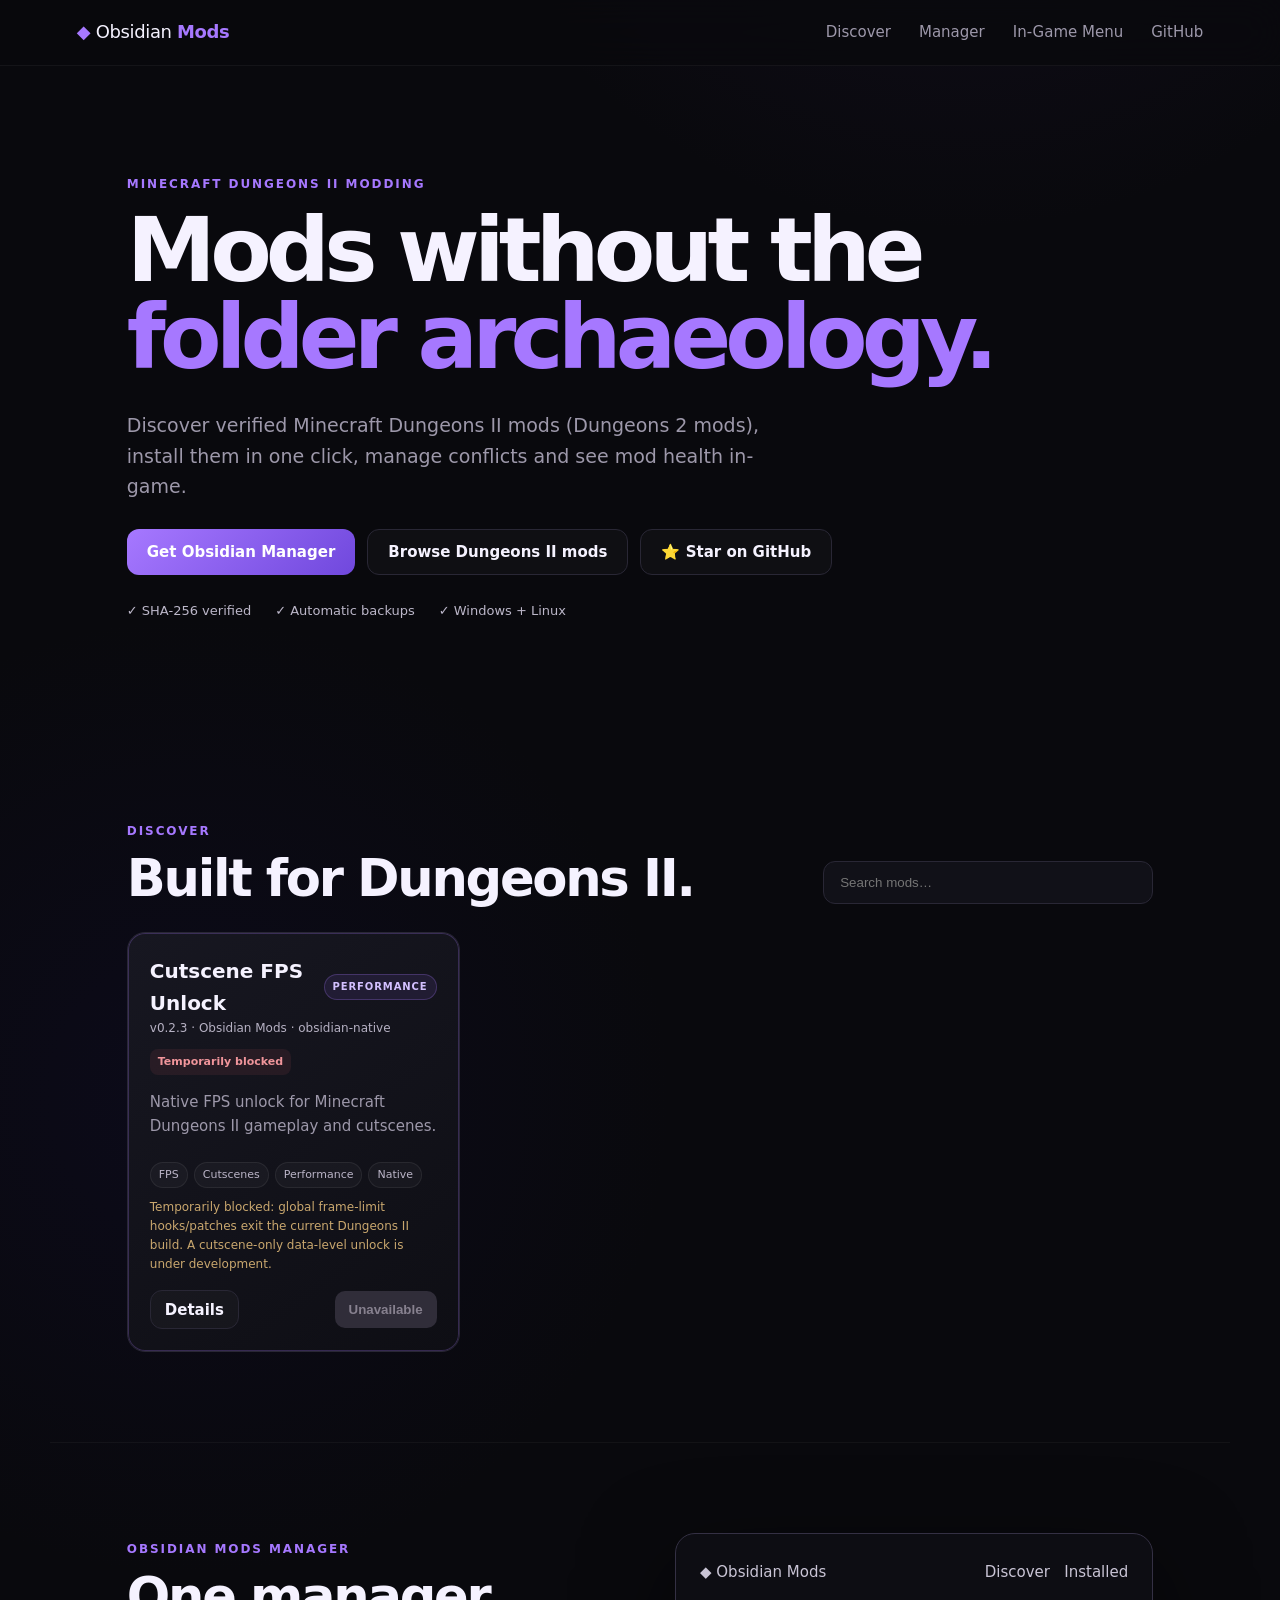
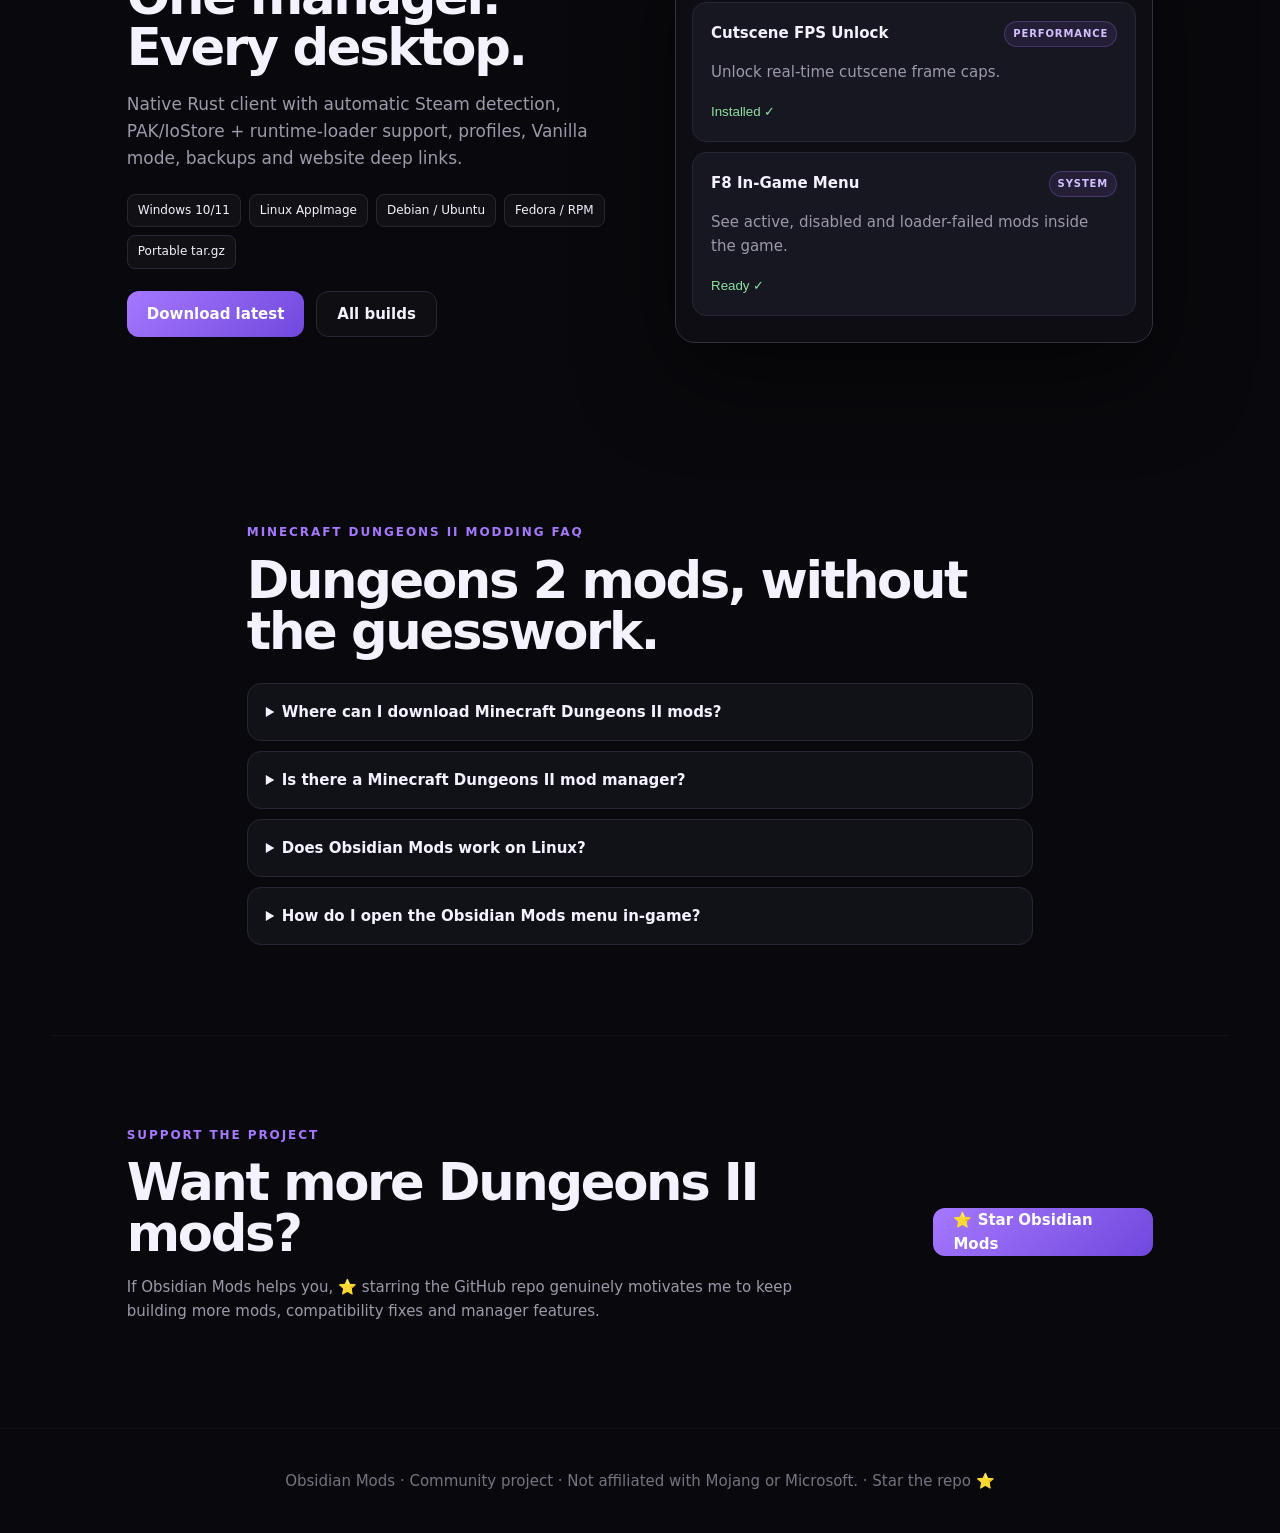
<file: docs/index.html>
<!doctype html>
<html lang="en">
<head>
  <meta charset="utf-8">
  <meta name="viewport" content="width=device-width,initial-scale=1">
  <meta name="description" content="Download and manage Minecraft Dungeons II (Dungeons 2) mods with Obsidian Mods — one-click installs, Windows/Linux manager, native F8 menu and verified builds.">
  <meta name="robots" content="index,follow,max-image-preview:large">
  <meta name="theme-color" content="#09090d">
  <link rel="canonical" href="https://mixutin.github.io/ObsidianMods/">
  <meta property="og:type" content="website">
  <meta property="og:site_name" content="Obsidian Mods">
  <meta property="og:title" content="Minecraft Dungeons II Mods & Mod Manager | Obsidian Mods">
  <meta property="og:description" content="Discover, install and manage Minecraft Dungeons II mods on Windows and Linux.">
  <meta property="og:url" content="https://mixutin.github.io/ObsidianMods/">
  <meta name="twitter:card" content="summary_large_image">
  <title>Minecraft Dungeons II Mods & Mod Manager | Obsidian Mods</title>
  <link rel="stylesheet" href="styles.css">
  <script type="application/ld+json">
  {
    "@context":"https://schema.org",
    "@graph":[
      {
        "@type":"WebSite",
        "name":"Obsidian Mods",
        "url":"https://mixutin.github.io/ObsidianMods/",
        "description":"Minecraft Dungeons II mods, mod manager and native in-game mod menu."
      },
      {
        "@type":"SoftwareApplication",
        "name":"Obsidian Mods Manager",
        "applicationCategory":"GameApplication",
        "operatingSystem":"Windows, Linux",
        "url":"https://mixutin.github.io/ObsidianMods/manager.html",
        "downloadUrl":"https://github.com/mixutin/ObsidianMods/releases/latest",
        "description":"Cross-platform Minecraft Dungeons II mod manager with one-click installs, profiles, backups and native mod support."
      },
      {
        "@type":"FAQPage",
        "mainEntity":[
          {"@type":"Question","name":"Where can I download Minecraft Dungeons II mods?","acceptedAnswer":{"@type":"Answer","text":"Use the Obsidian Mods Discover directory to browse verified Minecraft Dungeons II mod builds and install supported mods with one click."}},
          {"@type":"Question","name":"Is there a Minecraft Dungeons II mod manager?","acceptedAnswer":{"@type":"Answer","text":"Yes. Obsidian Mods Manager supports Windows and Linux, native Obsidian plugins, PAK and IoStore packages, and UE4SS-compatible mods."}},
          {"@type":"Question","name":"Does Obsidian Mods work on Linux?","acceptedAnswer":{"@type":"Answer","text":"Yes. Obsidian Mods Manager supports Linux and Minecraft Dungeons II running through Proton, alongside Windows."}},
          {"@type":"Question","name":"How do I open the Obsidian Mods menu in-game?","acceptedAnswer":{"@type":"Answer","text":"Press F8. Obsidian Native Runtime renders the menu directly inside Minecraft Dungeons II."}}
        ]
      }
    ]
  }
  </script>
</head>
<body>
  <header class="nav">
    <a class="brand" href="#"><span class="gem">◆</span> Obsidian <b>Mods</b></a>
    <nav>
      <a href="discover.html">Discover</a>
      <a href="manager.html">Manager</a>
      <a href="overlay.html">In-Game Menu</a>
      <a href="https://github.com/mixutin/ObsidianMods">GitHub</a>
    </nav>
  </header>

  <main>
    <section class="hero">
      <div class="eyebrow">MINECRAFT DUNGEONS II MODDING</div>
      <h1>Mods without the<br><span>folder archaeology.</span></h1>
      <p>Discover verified Minecraft Dungeons II mods (Dungeons 2 mods), install them in one click, manage conflicts and see mod health in-game.</p>
      <div class="actions">
        <a class="primary" href="manager.html">Get Obsidian Manager</a>
        <a class="secondary" href="discover.html">Browse Dungeons II mods</a>
        <a class="secondary" href="https://github.com/mixutin/ObsidianMods">⭐ Star on GitHub</a>
      </div>
      <div class="trust">
        <span>✓ SHA-256 verified</span>
        <span>✓ Automatic backups</span>
        <span>✓ Windows + Linux</span>
      </div>
    </section>

    <section class="section" id="discover">
      <div class="section-head">
        <div>
          <div class="eyebrow">DISCOVER</div>
          <h2>Built for Dungeons II.</h2>
        </div>
        <input id="search" type="search" placeholder="Search mods…">
      </div>
      <div id="mods" class="grid"></div>
      <div id="empty" class="empty" hidden>No matching mods.</div>
    </section>

    <section class="section manager" id="manager">
      <div class="manager-copy">
        <div class="eyebrow">OBSIDIAN MODS MANAGER</div>
        <h2>One manager. Every desktop.</h2>
        <p>Native Rust client with automatic Steam detection, PAK/IoStore + runtime-loader support, profiles, Vanilla mode, backups and website deep links.</p>
        <div class="platforms">
          <span>Windows 10/11</span>
          <span>Linux AppImage</span>
          <span>Debian / Ubuntu</span>
          <span>Fedora / RPM</span>
          <span>Portable tar.gz</span>
        </div>
        <div class="actions">
          <a class="primary" id="manager-download" href="https://github.com/mixutin/ObsidianMods/releases/latest">Download latest</a>
          <a class="secondary" href="https://github.com/mixutin/ObsidianMods/releases">All builds</a>
        </div>
      </div>
      <div class="mock">
        <div class="mock-top"><span>◆ Obsidian Mods</span><span>Discover&nbsp;&nbsp; Installed</span></div>
        <div class="mock-card">
          <b>Cutscene FPS Unlock</b><span class="pill">PERFORMANCE</span>
          <p>Unlock real-time cutscene frame caps.</p>
          <button>Installed ✓</button>
        </div>
        <div class="mock-card">
          <b>F8 In-Game Menu</b><span class="pill">SYSTEM</span>
          <p>See active, disabled and loader-failed mods inside the game.</p>
          <button>Ready ✓</button>
        </div>
      </div>
    </section>

    <section class="section faq" id="faq">
      <div class="eyebrow">MINECRAFT DUNGEONS II MODDING FAQ</div>
      <h2>Dungeons 2 mods, without the guesswork.</h2>
      <details><summary>Where can I download Minecraft Dungeons II mods?</summary><p>Use the Obsidian Mods Discover directory to browse verified Minecraft Dungeons II mod builds and install supported mods with one click.</p></details>
      <details><summary>Is there a Minecraft Dungeons II mod manager?</summary><p>Yes. Obsidian Mods Manager supports Windows and Linux, including native Obsidian plugins, PAK/IoStore packages and UE4SS-compatible mods.</p></details>
      <details><summary>Does Obsidian Mods work on Linux?</summary><p>Yes. The manager supports Linux builds and Minecraft Dungeons II running through Proton, alongside Windows.</p></details>
      <details><summary>How do I open the Obsidian Mods menu in-game?</summary><p>Press F8. Obsidian Native Runtime renders the menu directly inside Minecraft Dungeons II and reports mod/runtime health.</p></details>
    </section>

    <section class="section star-cta">
      <div>
        <div class="eyebrow">SUPPORT THE PROJECT</div>
        <h2>Want more Dungeons II mods?</h2>
        <p>If Obsidian Mods helps you, ⭐ starring the GitHub repo genuinely motivates me to keep building more mods, compatibility fixes and manager features.</p>
      </div>
      <a class="primary" href="https://github.com/mixutin/ObsidianMods">⭐ Star Obsidian Mods</a>
    </section>
  </main>

  <footer>Obsidian Mods · Community project · Not affiliated with Mojang or Microsoft. · <a href="https://github.com/mixutin/ObsidianMods">Star the repo ⭐</a></footer>
  <script src="app.js"></script>
</body>
</html>
</file>
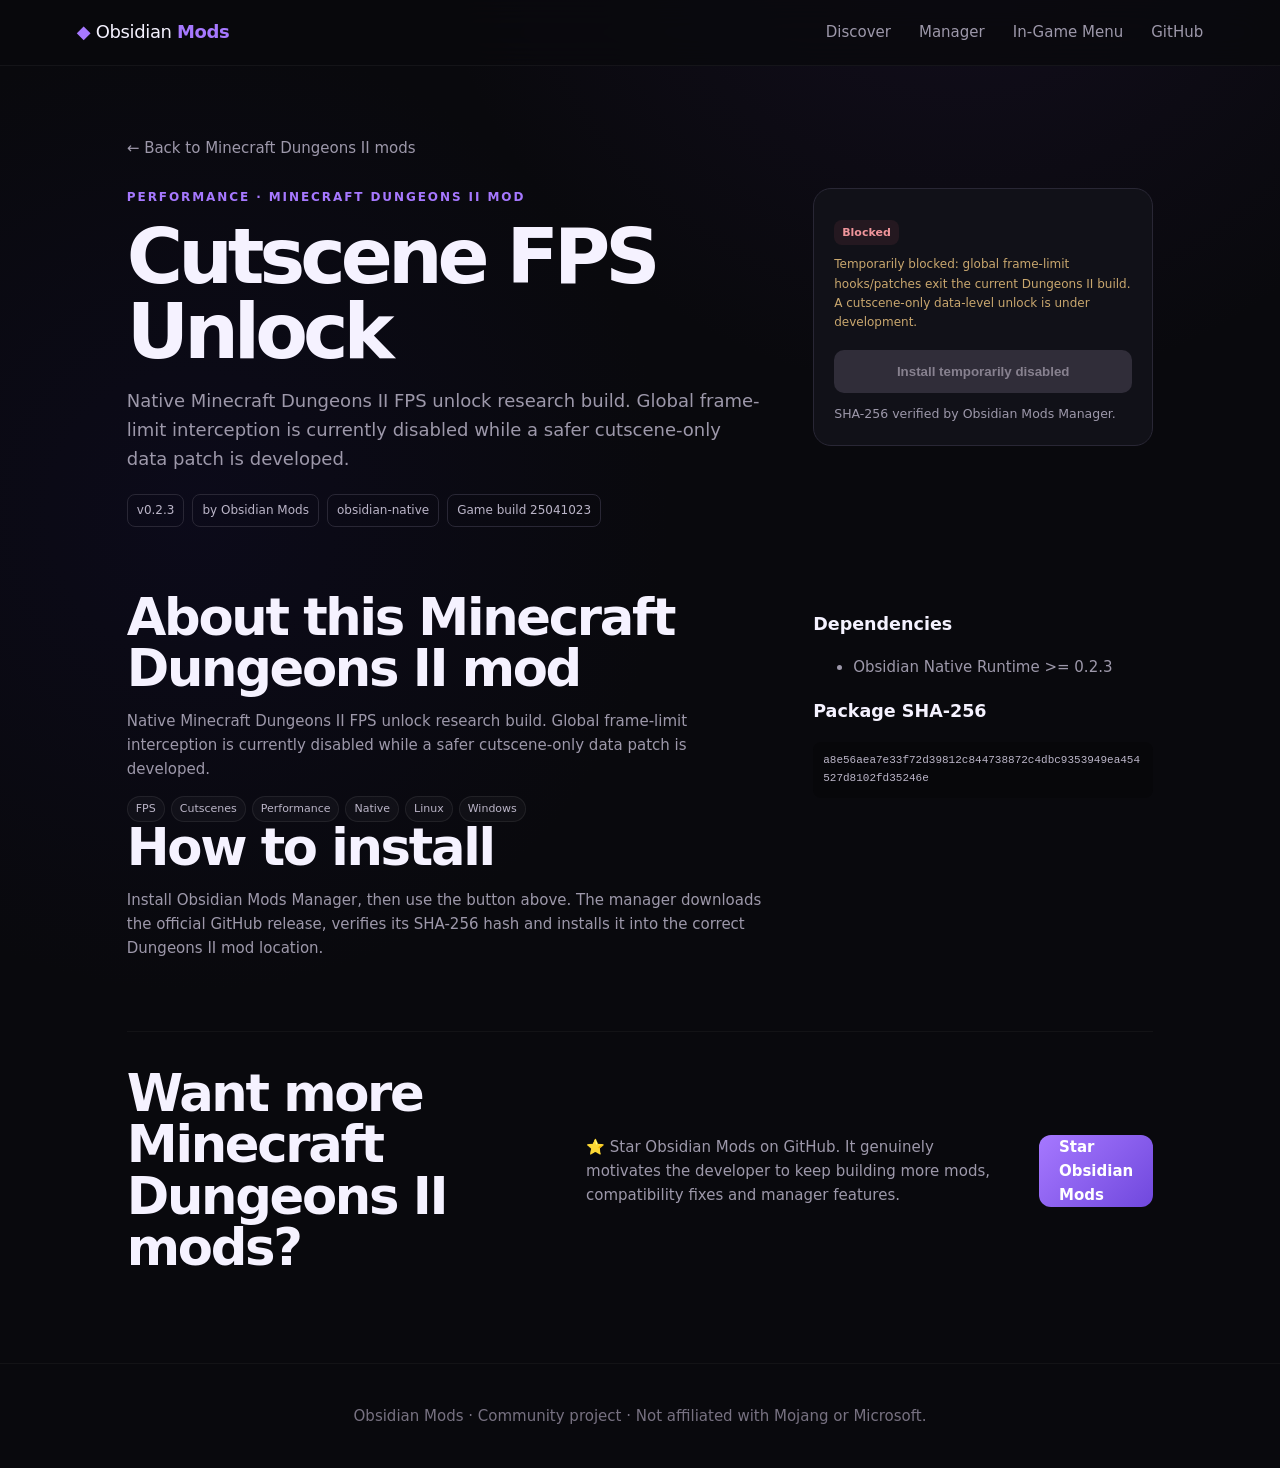
<file: docs/mods/cutscene-fps-unlock/index.html>
<!doctype html>
<html lang="en">
<head>
  <meta charset="utf-8">
  <meta name="viewport" content="width=device-width,initial-scale=1">
  <meta name="description" content="Cutscene FPS Unlock for Minecraft Dungeons II (Dungeons 2). Native FPS unlock for Minecraft Dungeons II gameplay and cutscenes. Install with Obsidian Mods Manager.">
  <meta name="robots" content="index,follow,max-image-preview:large">
  <link rel="canonical" href="https://mixutin.github.io/ObsidianMods/mods/cutscene-fps-unlock/">
  <meta property="og:type" content="website">
  <meta property="og:site_name" content="Obsidian Mods">
  <meta property="og:title" content="Cutscene FPS Unlock - Minecraft Dungeons II Mod | Obsidian Mods">
  <meta property="og:description" content="Cutscene FPS Unlock for Minecraft Dungeons II (Dungeons 2). Native FPS unlock for Minecraft Dungeons II gameplay and cutscenes. Install with Obsidian Mods Manager.">
  <meta property="og:url" content="https://mixutin.github.io/ObsidianMods/mods/cutscene-fps-unlock/">
  <meta name="twitter:card" content="summary_large_image">
  <title>Cutscene FPS Unlock - Minecraft Dungeons II Mod | Obsidian Mods</title>
  <link rel="stylesheet" href="../../styles.css">
  <script type="application/ld+json">{"@context":"https://schema.org","@type":"SoftwareApplication","name":"Cutscene FPS Unlock","applicationCategory":"GameApplication","operatingSystem":"Windows, Linux","softwareVersion":"0.2.3","description":"Cutscene FPS Unlock for Minecraft Dungeons II (Dungeons 2). Native FPS unlock for Minecraft Dungeons II gameplay and cutscenes. Install with Obsidian Mods Manager.","url":"https://mixutin.github.io/ObsidianMods/mods/cutscene-fps-unlock/","author":{"@type":"Organization","name":"Obsidian Mods"},"isPartOf":{"@type":"WebSite","name":"Obsidian Mods","url":"https://mixutin.github.io/ObsidianMods/"}}</script>
</head>
<body>
  <header class="nav">
    <a class="brand" href="../../"><span class="gem">◆</span> Obsidian <b>Mods</b></a>
    <nav>
      <a href="../../discover.html">Discover</a>
      <a href="../../manager.html">Manager</a>
      <a href="../../overlay.html">In-Game Menu</a>
      <a href="https://github.com/mixutin/ObsidianMods">GitHub</a>
    </nav>
  </header>
  <main>
    <section class="section mod-detail">
      <a class="back-link" href="../../discover.html">← Back to Minecraft Dungeons II mods</a>
      <div class="mod-hero">
        <div>
          <div class="eyebrow">PERFORMANCE · MINECRAFT DUNGEONS II MOD</div>
          <h1>Cutscene FPS Unlock</h1>
          <p class="lead">Native Minecraft Dungeons II FPS unlock research build. Global frame-limit interception is currently disabled while a safer cutscene-only data patch is developed.</p>
          <div class="mod-meta-row">
            <span>v0.2.3</span>
            <span>by Obsidian Mods</span>
            <span>obsidian-native</span>
            <span>Game build 25041023</span>
          </div>
        </div>
        <div class="install-panel">
          <div class="compat blocked">Blocked</div>
          <p class="status-note">Temporarily blocked: global frame-limit hooks/patches exit the current Dungeons II build. A cutscene-only data-level unlock is under development.</p>
          <button class="install large-install" onclick="location.href='obsidianmods://install/cutscene-fps-unlock'" disabled>Install temporarily disabled</button>
          <small>SHA-256 verified by Obsidian Mods Manager.</small>
        </div>
      </div>
      <div class="mod-columns">
        <section>
          <h2>About this Minecraft Dungeons II mod</h2>
          <p>Native Minecraft Dungeons II FPS unlock research build. Global frame-limit interception is currently disabled while a safer cutscene-only data patch is developed.</p>
          <div class="tags"><span class="tag">FPS</span><span class="tag">Cutscenes</span><span class="tag">Performance</span><span class="tag">Native</span><span class="tag">Linux</span><span class="tag">Windows</span></div>
          <h2>How to install</h2>
          <p>Install Obsidian Mods Manager, then use the button above. The manager downloads the official GitHub release, verifies its SHA-256 hash and installs it into the correct Dungeons II mod location.</p>
        </section>
        <aside>
          <h3>Dependencies</h3>
          <ul><li>Obsidian Native Runtime &gt;= 0.2.3</li></ul>
          <h3>Package SHA-256</h3>
          <code class="hash">a8e56aea7e33f72d39812c844738872c4dbc9353949ea454527d8102fd35246e</code>
        </aside>
      </div>
      <section class="star-inline">
        <h2>Want more Minecraft Dungeons II mods?</h2>
        <p>⭐ Star Obsidian Mods on GitHub. It genuinely motivates the developer to keep building more mods, compatibility fixes and manager features.</p>
        <a class="primary" href="https://github.com/mixutin/ObsidianMods">Star Obsidian Mods</a>
      </section>
    </section>
  </main>
  <footer>Obsidian Mods · Community project · Not affiliated with Mojang or Microsoft.</footer>
</body>
</html>
</file>
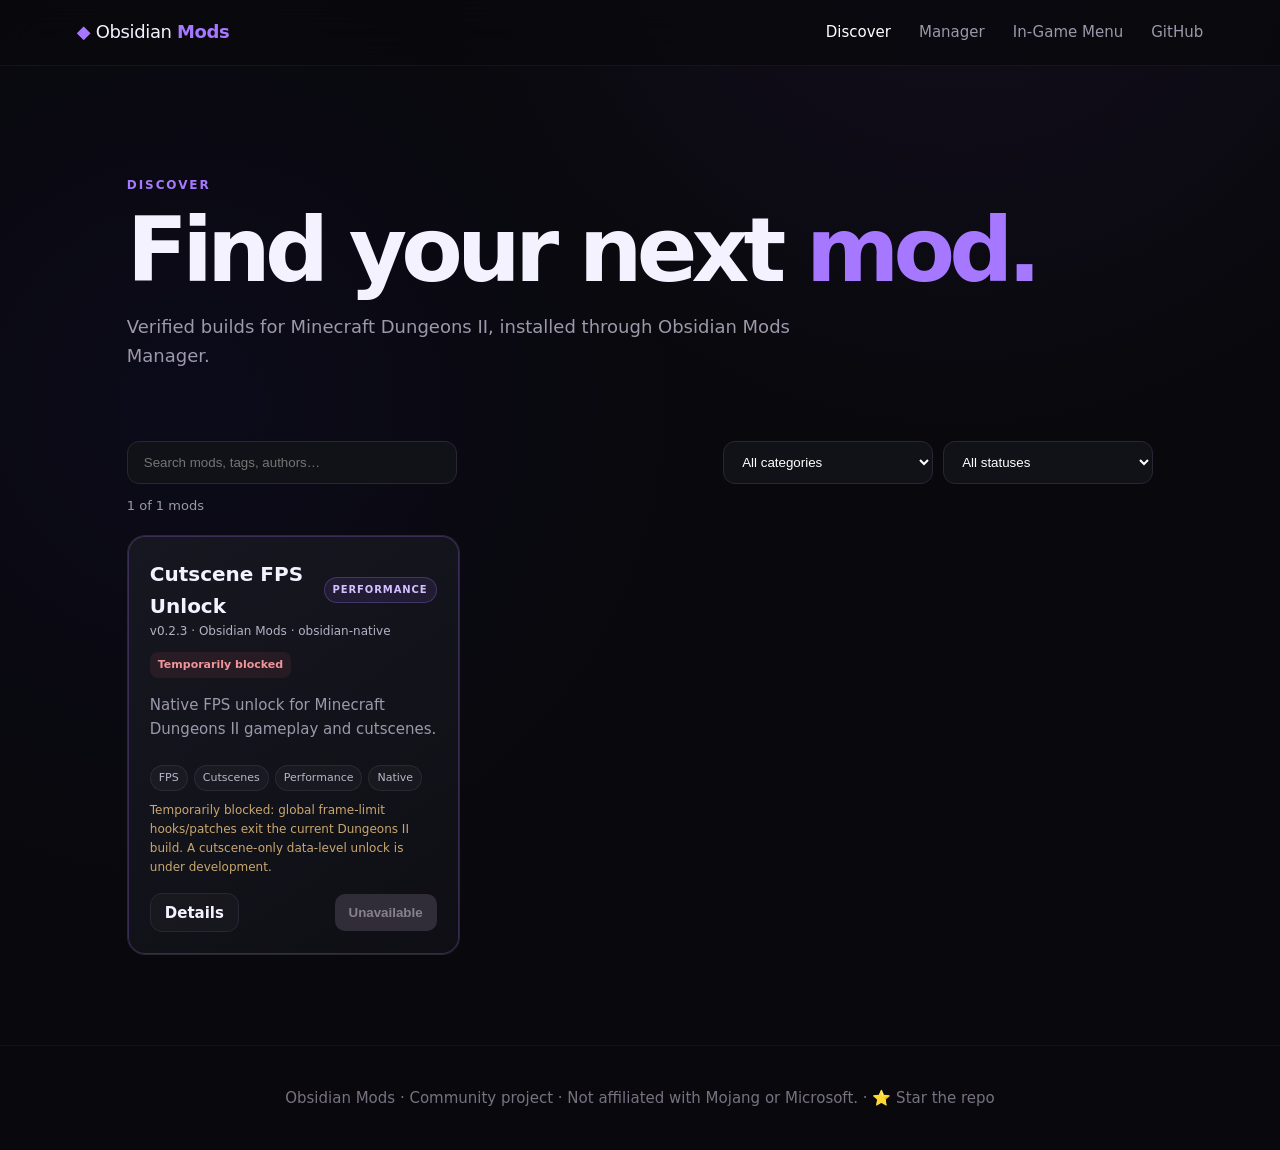
<file: docs/discover.html>
<!doctype html>
<html lang="en">
<head>
  <meta charset="utf-8">
  <meta name="viewport" content="width=device-width,initial-scale=1">
  <meta name="description" content="Browse Minecraft Dungeons II mods and Dungeons 2 mods with verified downloads, compatibility status and one-click Obsidian Mods Manager installation.">
  <meta name="robots" content="index,follow,max-image-preview:large">
  <link rel="canonical" href="https://mixutin.github.io/ObsidianMods/discover.html">
  <meta property="og:type" content="website">
  <meta property="og:title" content="Minecraft Dungeons II Mods | Download Dungeons 2 Mods">
  <meta property="og:description" content="Browse verified Minecraft Dungeons II mods and install them with Obsidian Mods Manager.">
  <meta property="og:url" content="https://mixutin.github.io/ObsidianMods/discover.html">
  <meta name="twitter:card" content="summary_large_image">
  <title>Minecraft Dungeons II Mods | Download Dungeons 2 Mods</title>
  <link rel="stylesheet" href="styles.css">
</head>
<body data-page="discover">
  <header class="nav">
    <a class="brand" href="./"><span class="gem">◆</span> Obsidian <b>Mods</b></a>
    <nav>
      <a class="active" href="discover.html">Discover</a>
      <a href="manager.html">Manager</a>
      <a href="overlay.html">In-Game Menu</a>
      <a href="https://github.com/mixutin/ObsidianMods">GitHub</a>
    </nav>
  </header>
  <main>
    <section class="page-hero compact">
      <div class="eyebrow">DISCOVER</div>
      <h1>Find your next <span>mod.</span></h1>
      <p>Verified builds for Minecraft Dungeons II, installed through Obsidian Mods Manager.</p>
    </section>

    <section class="section directory">
      <div class="directory-tools">
        <input id="search" type="search" placeholder="Search mods, tags, authors…">
        <select id="category" aria-label="Category">
          <option value="">All categories</option>
        </select>
        <select id="status-filter" aria-label="Compatibility status">
          <option value="">All statuses</option>
          <option value="stable">Stable</option>
          <option value="experimental">Experimental</option>
          <option value="blocked">Temporarily blocked</option>
        </select>
      </div>
      <div id="catalog-stats" class="catalog-stats"></div>
      <div id="mods" class="grid"></div>
      <div id="empty" class="empty" hidden>No matching mods.</div>
    </section>
  </main>
  <footer>Obsidian Mods · Community project · Not affiliated with Mojang or Microsoft. · <a href="https://github.com/mixutin/ObsidianMods">⭐ Star the repo</a></footer>
  <script src="app.js"></script>
</body>
</html>
</file>
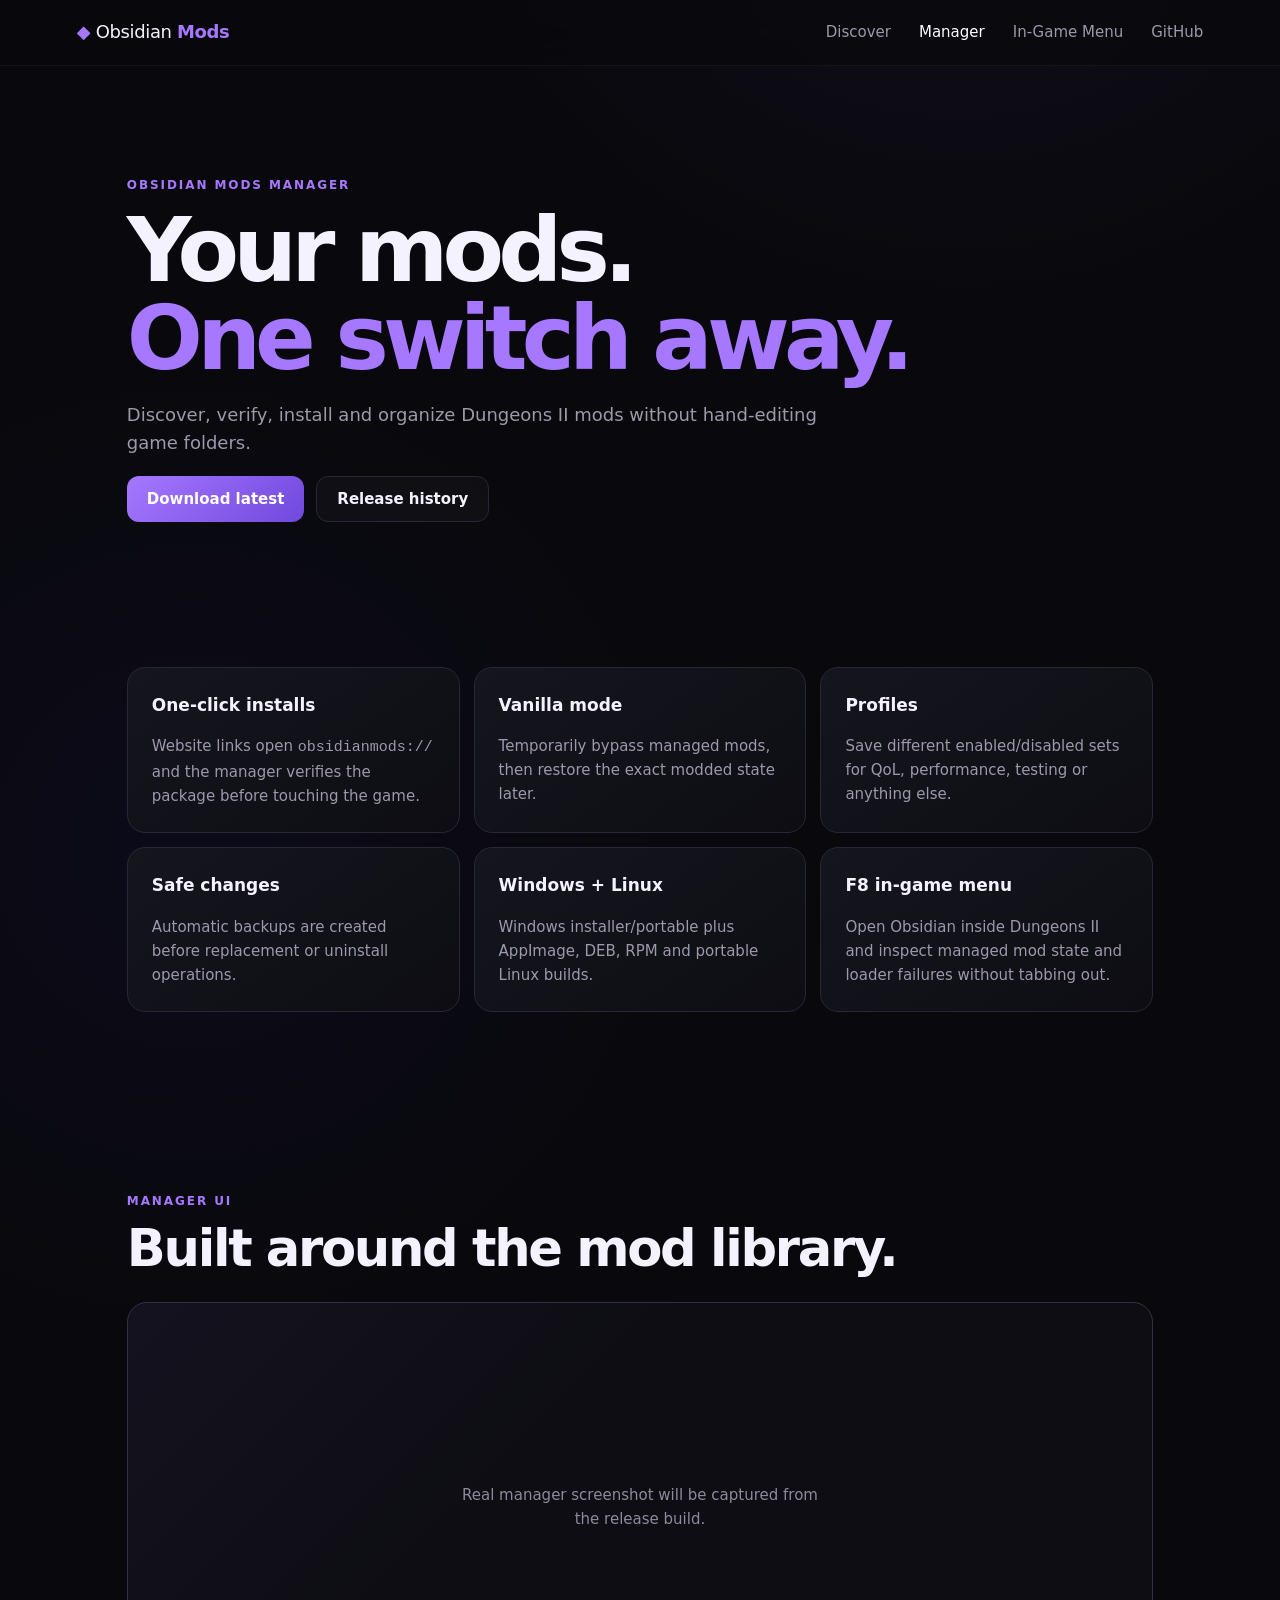
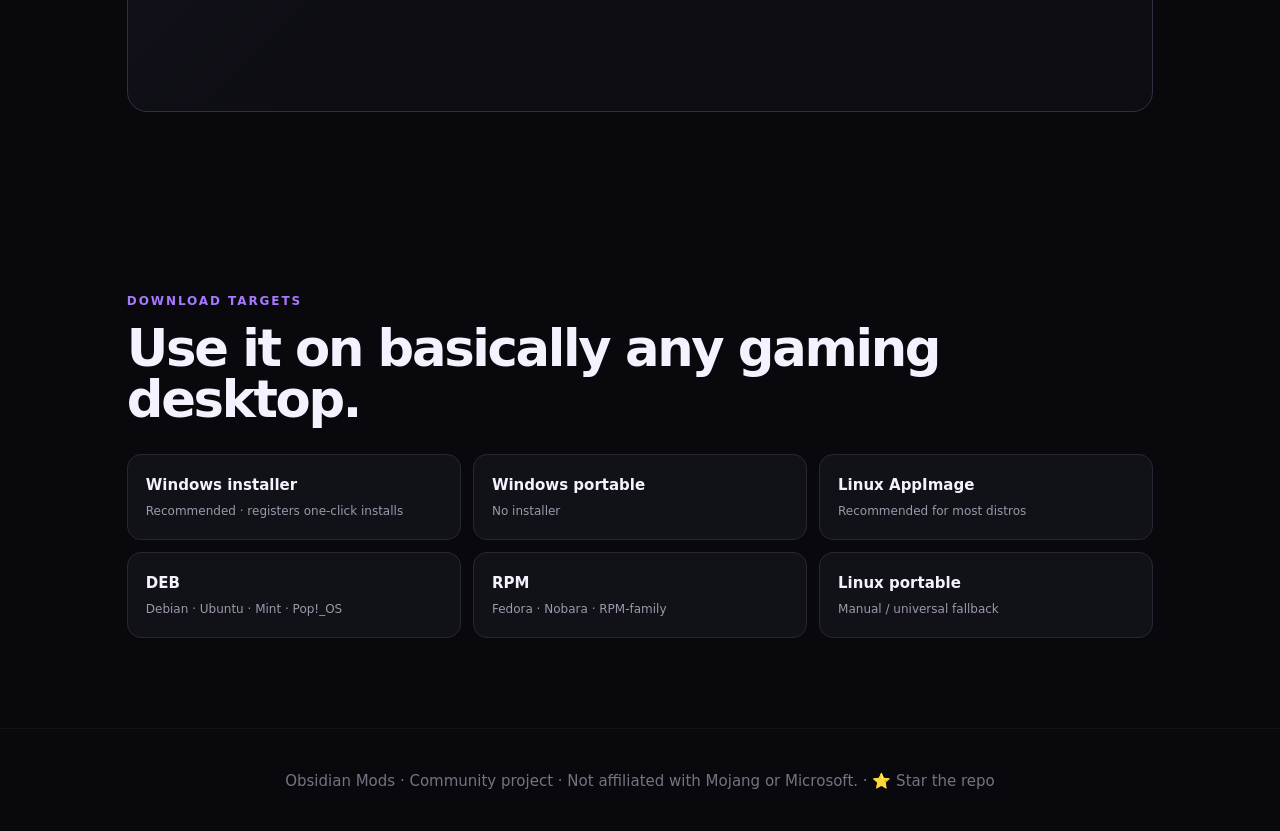
<file: docs/manager.html>
<!doctype html>
<html lang="en">
<head>
  <meta charset="utf-8">
  <meta name="viewport" content="width=device-width,initial-scale=1">
  <meta name="description" content="Download a Minecraft Dungeons II mod manager for Windows and Linux. Obsidian Mods Manager installs, updates, verifies and manages Dungeons 2 mods.">
  <meta name="robots" content="index,follow,max-image-preview:large">
  <link rel="canonical" href="https://mixutin.github.io/ObsidianMods/manager.html">
  <meta property="og:type" content="website">
  <meta property="og:title" content="Minecraft Dungeons II Mod Manager for Windows & Linux">
  <meta property="og:description" content="One-click Dungeons 2 mod installs, profiles, backups, updates and a native in-game F8 menu.">
  <meta property="og:url" content="https://mixutin.github.io/ObsidianMods/manager.html">
  <meta name="twitter:card" content="summary_large_image">
  <title>Minecraft Dungeons II Mod Manager for Windows & Linux | Obsidian Mods</title>
  <link rel="stylesheet" href="styles.css">
</head>
<body data-page="manager">
  <header class="nav">
    <a class="brand" href="./"><span class="gem">◆</span> Obsidian <b>Mods</b></a>
    <nav>
      <a href="discover.html">Discover</a>
      <a class="active" href="manager.html">Manager</a>
      <a href="overlay.html">In-Game Menu</a>
      <a href="https://github.com/mixutin/ObsidianMods">GitHub</a>
    </nav>
  </header>
  <main>
    <section class="page-hero">
      <div class="eyebrow">OBSIDIAN MODS MANAGER</div>
      <h1>Your mods.<br><span>One switch away.</span></h1>
      <p>Discover, verify, install and organize Dungeons II mods without hand-editing game folders.</p>
      <div class="actions">
        <a class="primary" href="https://github.com/mixutin/ObsidianMods/releases/latest">Download latest</a>
        <a class="secondary" href="https://github.com/mixutin/ObsidianMods/releases">Release history</a>
      </div>
    </section>
    <section class="section feature-grid">
      <article class="feature"><b>One-click installs</b><p>Website links open <code>obsidianmods://</code> and the manager verifies the package before touching the game.</p></article>
      <article class="feature"><b>Vanilla mode</b><p>Temporarily bypass managed mods, then restore the exact modded state later.</p></article>
      <article class="feature"><b>Profiles</b><p>Save different enabled/disabled sets for QoL, performance, testing or anything else.</p></article>
      <article class="feature"><b>Safe changes</b><p>Automatic backups are created before replacement or uninstall operations.</p></article>
      <article class="feature"><b>Windows + Linux</b><p>Windows installer/portable plus AppImage, DEB, RPM and portable Linux builds.</p></article>
      <article class="feature"><b>F8 in-game menu</b><p>Open Obsidian inside Dungeons II and inspect managed mod state and loader failures without tabbing out.</p></article>
    </section>

    <section class="section screenshot-section">
      <div class="section-head"><div><div class="eyebrow">MANAGER UI</div><h2>Built around the mod library.</h2></div></div>
      <div class="screenshot-frame pending-shot">
        <div class="shot-label">Real manager screenshot will be captured from the release build.</div>
      </div>
    </section>
    <section class="section">
      <div class="eyebrow">DOWNLOAD TARGETS</div>
      <h2>Use it on basically any gaming desktop.</h2>
      <div class="download-grid">
        <a class="download-card" href="https://github.com/mixutin/ObsidianMods/releases/latest/download/ObsidianModsManager-Setup.exe"><b>Windows installer</b><span>Recommended · registers one-click installs</span></a>
        <a class="download-card" href="https://github.com/mixutin/ObsidianMods/releases/latest/download/ObsidianModsManager-Windows-x64.zip"><b>Windows portable</b><span>No installer</span></a>
        <a class="download-card" href="https://github.com/mixutin/ObsidianMods/releases/latest/download/ObsidianModsManager-Linux-x64.AppImage"><b>Linux AppImage</b><span>Recommended for most distros</span></a>
        <a class="download-card" href="https://github.com/mixutin/ObsidianMods/releases/latest/download/ObsidianModsManager-Linux-x64.deb"><b>DEB</b><span>Debian · Ubuntu · Mint · Pop!_OS</span></a>
        <a class="download-card" href="https://github.com/mixutin/ObsidianMods/releases/latest/download/ObsidianModsManager-Linux-x64.rpm"><b>RPM</b><span>Fedora · Nobara · RPM-family</span></a>
        <a class="download-card" href="https://github.com/mixutin/ObsidianMods/releases/latest/download/ObsidianModsManager-Linux-x64.tar.gz"><b>Linux portable</b><span>Manual / universal fallback</span></a>
      </div>
    </section>
  </main>
  <footer>Obsidian Mods · Community project · Not affiliated with Mojang or Microsoft. · <a href="https://github.com/mixutin/ObsidianMods">⭐ Star the repo</a></footer>
</body>
</html>
</file>
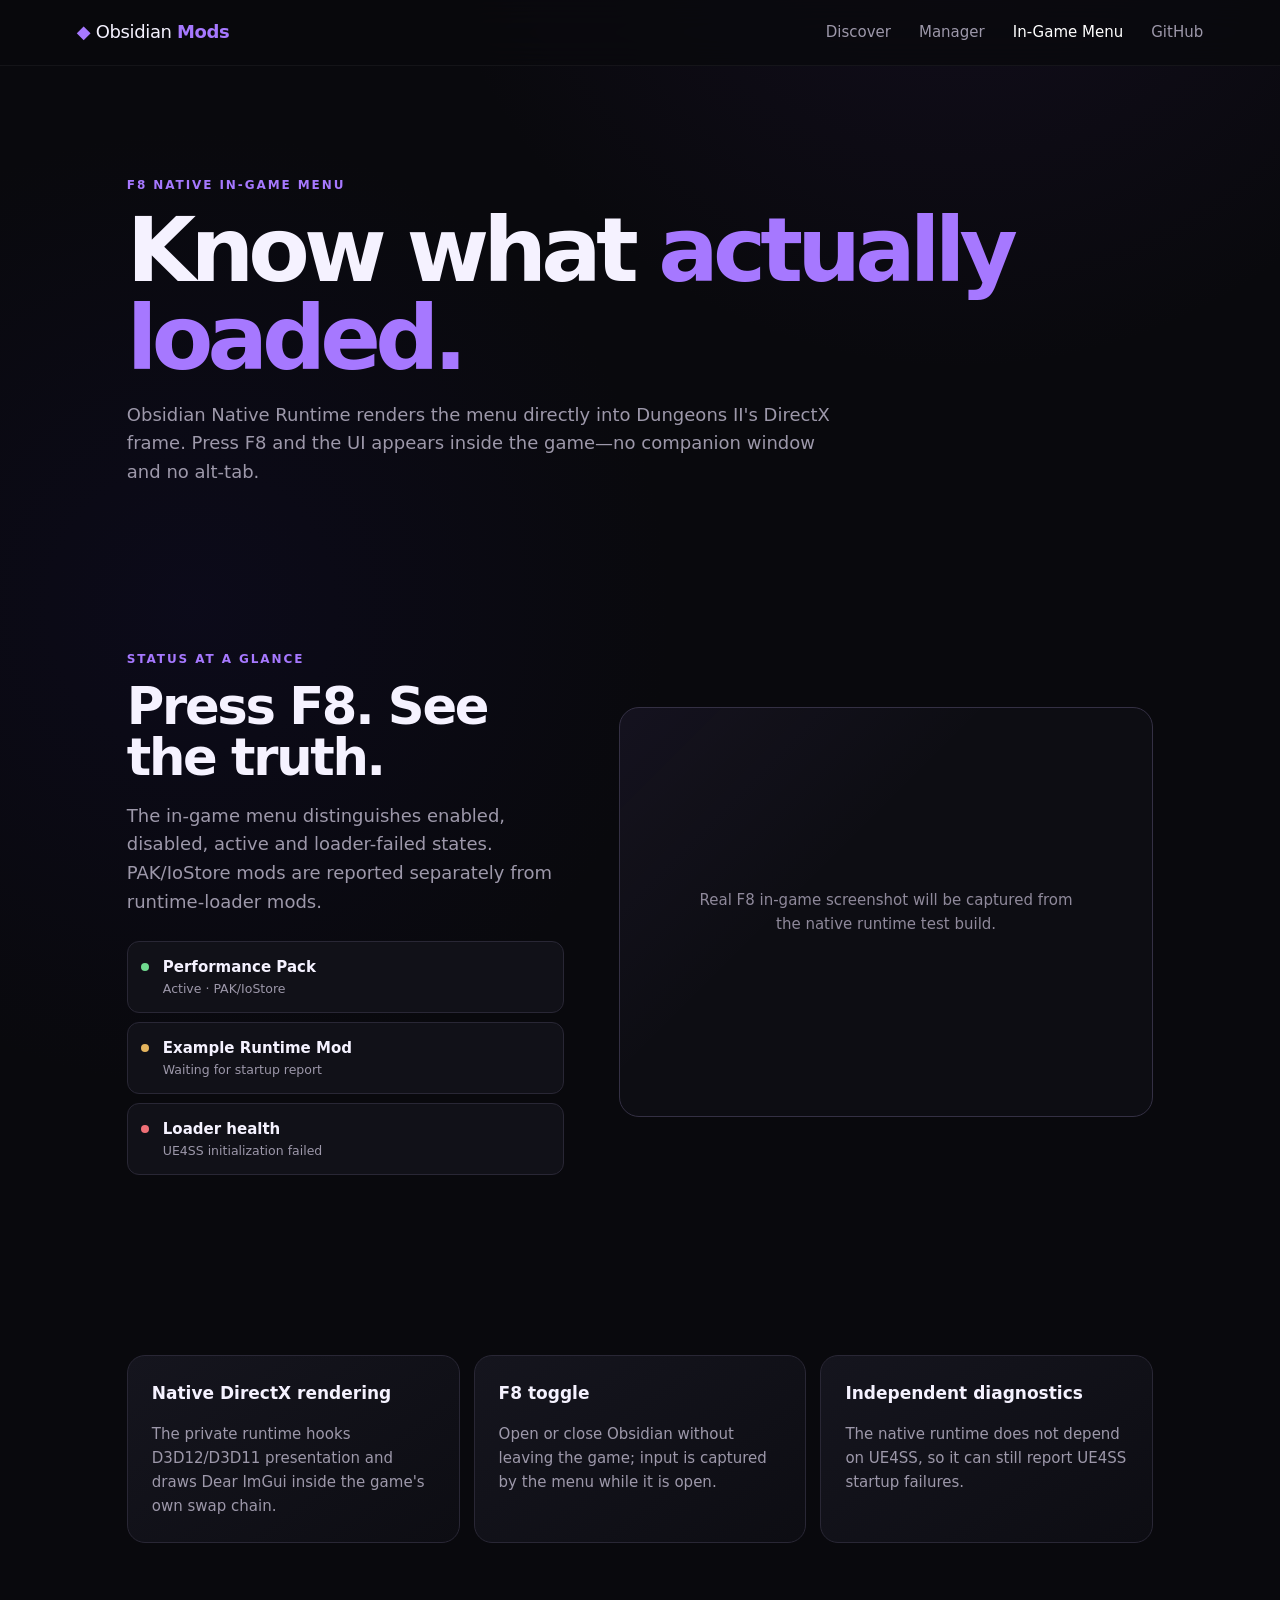
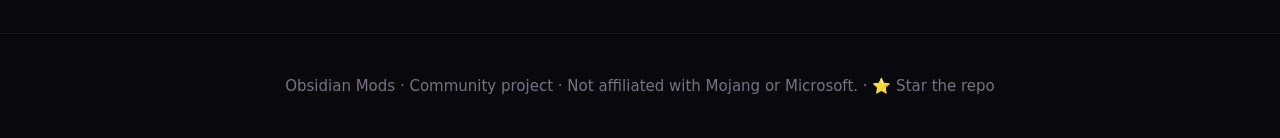
<file: docs/overlay.html>
<!doctype html>
<html lang="en">
<head>
  <meta charset="utf-8">
  <meta name="viewport" content="width=device-width,initial-scale=1">
  <meta name="description" content="Native Minecraft Dungeons II in-game mod menu. Press F8 to inspect active Dungeons 2 mods, loader health, FPS telemetry and compatibility status.">
  <meta name="robots" content="index,follow,max-image-preview:large">
  <link rel="canonical" href="https://mixutin.github.io/ObsidianMods/overlay.html">
  <meta property="og:type" content="website">
  <meta property="og:title" content="Minecraft Dungeons II In-Game Mod Menu | Obsidian Mods">
  <meta property="og:description" content="A native F8 mod menu rendered directly inside Minecraft Dungeons II.">
  <meta property="og:url" content="https://mixutin.github.io/ObsidianMods/overlay.html">
  <meta name="twitter:card" content="summary_large_image">
  <title>Minecraft Dungeons II In-Game Mod Menu | Obsidian Mods</title>
  <link rel="stylesheet" href="styles.css">
</head>
<body data-page="overlay">
  <header class="nav">
    <a class="brand" href="./"><span class="gem">◆</span> Obsidian <b>Mods</b></a>
    <nav>
      <a href="discover.html">Discover</a>
      <a href="manager.html">Manager</a>
      <a class="active" href="overlay.html">In-Game Menu</a>
      <a href="https://github.com/mixutin/ObsidianMods">GitHub</a>
    </nav>
  </header>
  <main>
    <section class="page-hero">
      <div class="eyebrow">F8 NATIVE IN-GAME MENU</div>
      <h1>Know what <span>actually loaded.</span></h1>
      <p>Obsidian Native Runtime renders the menu directly into Dungeons II's DirectX frame. Press F8 and the UI appears inside the game—no companion window and no alt-tab.</p>
    </section>
    <section class="section overlay-layout">
      <div>
        <div class="eyebrow">STATUS AT A GLANCE</div>
        <h2>Press F8. See the truth.</h2>
        <p class="lead">The in-game menu distinguishes enabled, disabled, active and loader-failed states. PAK/IoStore mods are reported separately from runtime-loader mods.</p>
        <div class="status-demo">
          <div><span class="status-dot ok"></span><b>Performance Pack</b><small>Active · PAK/IoStore</small></div>
          <div><span class="status-dot warn"></span><b>Example Runtime Mod</b><small>Waiting for startup report</small></div>
          <div><span class="status-dot bad"></span><b>Loader health</b><small>UE4SS initialization failed</small></div>
        </div>
      </div>
      <div class="screenshot-frame pending-shot">
        <div class="shot-label">Real F8 in-game screenshot will be captured from the native runtime test build.</div>
      </div>
    </section>
    <section class="section feature-grid">
      <article class="feature"><b>Native DirectX rendering</b><p>The private runtime hooks D3D12/D3D11 presentation and draws Dear ImGui inside the game's own swap chain.</p></article>
      <article class="feature"><b>F8 toggle</b><p>Open or close Obsidian without leaving the game; input is captured by the menu while it is open.</p></article>
      <article class="feature"><b>Independent diagnostics</b><p>The native runtime does not depend on UE4SS, so it can still report UE4SS startup failures.</p></article>
    </section>
  </main>
  <footer>Obsidian Mods · Community project · Not affiliated with Mojang or Microsoft. · <a href="https://github.com/mixutin/ObsidianMods">⭐ Star the repo</a></footer>
</body>
</html>
</file>
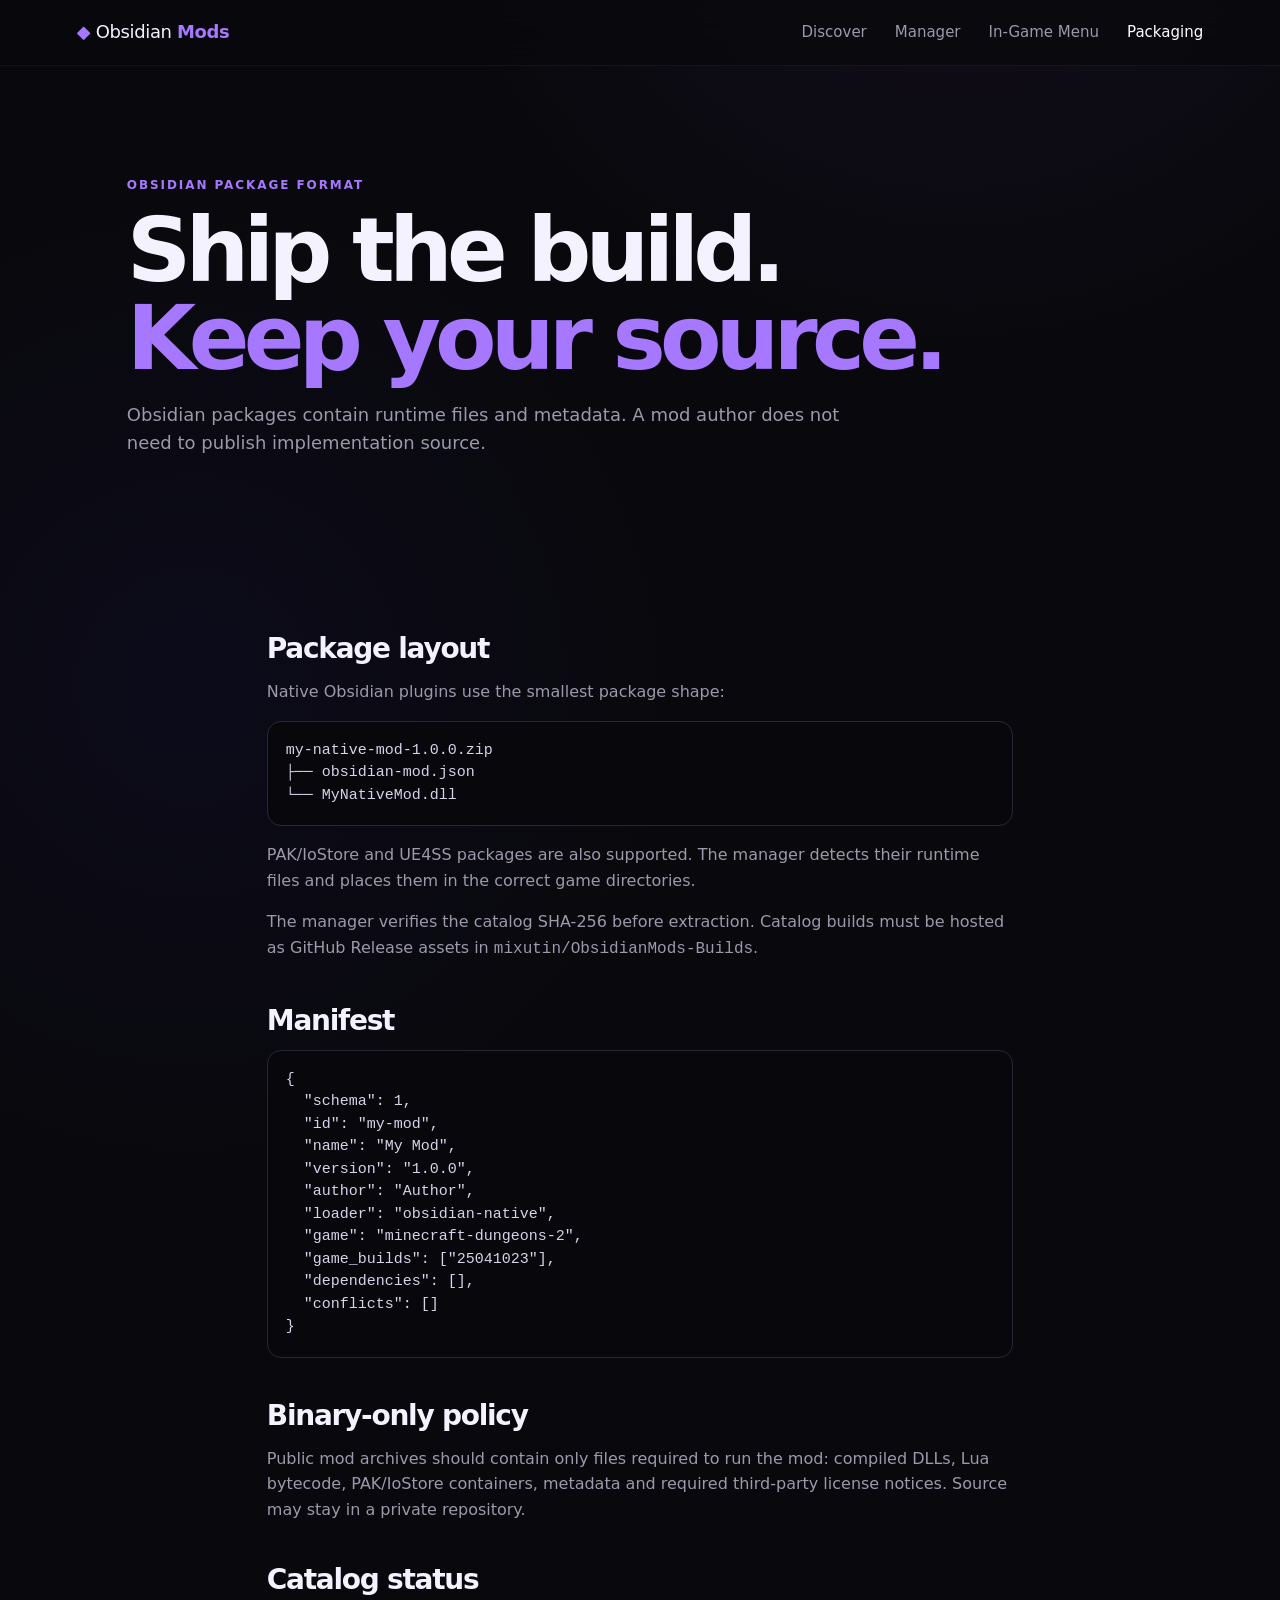
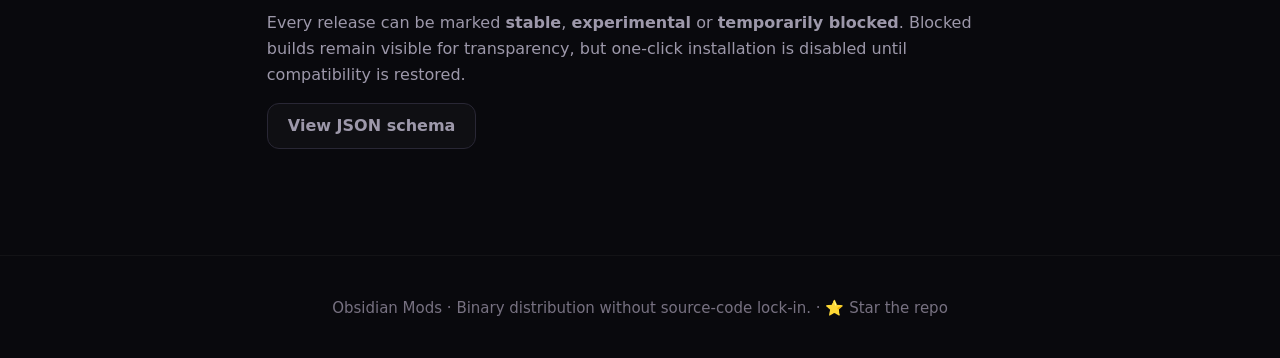
<file: docs/package-format.html>
<!doctype html>
<html lang="en">
<head>
  <meta charset="utf-8">
  <meta name="viewport" content="width=device-width,initial-scale=1">
  <meta name="description" content="Package Minecraft Dungeons II mods for Obsidian Mods. Binary-only native DLL, PAK/IoStore and UE4SS package format with metadata, dependencies and verified releases.">
  <meta name="robots" content="index,follow">
  <link rel="canonical" href="https://mixutin.github.io/ObsidianMods/package-format.html">
  <title>Minecraft Dungeons II Mod Packaging Guide | Obsidian Mods</title>
  <link rel="stylesheet" href="styles.css">
</head>
<body>
  <header class="nav">
    <a class="brand" href="./"><span class="gem">◆</span> Obsidian <b>Mods</b></a>
    <nav>
      <a href="discover.html">Discover</a>
      <a href="manager.html">Manager</a>
      <a href="overlay.html">In-Game Menu</a>
      <a class="active" href="package-format.html">Packaging</a>
    </nav>
  </header>
  <main>
    <section class="page-hero compact">
      <div class="eyebrow">OBSIDIAN PACKAGE FORMAT</div>
      <h1>Ship the build.<br><span>Keep your source.</span></h1>
      <p>Obsidian packages contain runtime files and metadata. A mod author does not need to publish implementation source.</p>
    </section>
    <section class="section docs-copy">
      <h2>Package layout</h2>
      <p>Native Obsidian plugins use the smallest package shape:</p>
      <pre><code>my-native-mod-1.0.0.zip
├── obsidian-mod.json
└── MyNativeMod.dll</code></pre>

      <p>PAK/IoStore and UE4SS packages are also supported. The manager detects their runtime files and places them in the correct game directories.</p>
      <p>The manager verifies the catalog SHA-256 before extraction. Catalog builds must be hosted as GitHub Release assets in <code>mixutin/ObsidianMods-Builds</code>.</p>

      <h2>Manifest</h2>
      <pre><code>{
  "schema": 1,
  "id": "my-mod",
  "name": "My Mod",
  "version": "1.0.0",
  "author": "Author",
  "loader": "obsidian-native",
  "game": "minecraft-dungeons-2",
  "game_builds": ["25041023"],
  "dependencies": [],
  "conflicts": []
}</code></pre>
      <h2>Binary-only policy</h2>
      <p>Public mod archives should contain only files required to run the mod: compiled DLLs, Lua bytecode, PAK/IoStore containers, metadata and required third-party license notices. Source may stay in a private repository.</p>

      <h2>Catalog status</h2>
      <p>Every release can be marked <b>stable</b>, <b>experimental</b> or <b>temporarily blocked</b>. Blocked builds remain visible for transparency, but one-click installation is disabled until compatibility is restored.</p>

      <p><a class="secondary" href="package.schema.json">View JSON schema</a></p>
    </section>
  </main>
  <footer>Obsidian Mods · Binary distribution without source-code lock-in. · <a href="https://github.com/mixutin/ObsidianMods">⭐ Star the repo</a></footer>
</body>
</html>
</file>
<file: docs/styles.css>
:root {
  color-scheme: dark;
  --bg: #09090d;
  --panel: #111118;
  --panel2: #171721;
  --text: #f5f2ff;
  --muted: #9d98aa;
  --purple: #a678ff;
  --purple2: #7048dd;
  --line: #292735;
}
* { box-sizing: border-box; }
html { scroll-behavior: smooth; }
body {
  margin: 0;
  background:
    radial-gradient(circle at 75% -10%, #3d236633 0, transparent 34rem),
    radial-gradient(circle at 15% 35%, #17104d33 0, transparent 30rem),
    var(--bg);
  color: var(--text);
  font: 15px/1.6 Inter, ui-sans-serif, system-ui, -apple-system, sans-serif;
}
a { color: inherit; text-decoration: none; }
.nav {
  position: sticky; top: 0; z-index: 10;
  display: flex; align-items: center; justify-content: space-between;
  padding: 18px clamp(22px, 6vw, 90px);
  border-bottom: 1px solid #ffffff0c;
  background: #09090dcc; backdrop-filter: blur(18px);
}
.brand { font-size: 18px; letter-spacing: -.02em; }
.brand b, .gem, h1 span { color: var(--purple); }
nav { display: flex; gap: 28px; color: var(--muted); }
nav a:hover { color: white; }
.hero {
  min-height: 74vh;
  display: flex; flex-direction: column; justify-content: center;
  max-width: 1180px; margin: auto;
  padding: 80px clamp(22px, 6vw, 90px);
}
.eyebrow {
  color: var(--purple); font-size: 12px; font-weight: 800;
  letter-spacing: .16em; margin-bottom: 12px;
}
h1 { font-size: clamp(54px, 7vw, 96px); line-height: .98; letter-spacing: -.065em; margin: 0; }
h2 { font-size: clamp(32px, 4vw, 52px); line-height: 1; letter-spacing: -.045em; margin: 0; }
.hero p { max-width: 650px; color: var(--muted); font-size: 19px; margin: 28px 0; }
.actions { display: flex; gap: 12px; flex-wrap: wrap; }
.primary, .secondary {
  display: inline-flex; align-items: center; justify-content: center;
  min-height: 46px; padding: 0 20px; border-radius: 12px; font-weight: 750;
}
.primary { background: linear-gradient(135deg, var(--purple), var(--purple2)); color: white; }
.secondary { border: 1px solid var(--line); background: #ffffff06; }
.trust { display: flex; gap: 24px; flex-wrap: wrap; margin-top: 26px; color: #bcb7c9; font-size: 13px; }
.section { max-width: 1180px; margin: auto; padding: 90px clamp(22px, 6vw, 90px); }
.section-head { display: flex; align-items: end; justify-content: space-between; gap: 24px; margin-bottom: 28px; }
input {
  width: min(330px, 100%); background: var(--panel); color: white;
  border: 1px solid var(--line); border-radius: 12px; padding: 13px 16px; outline: 0;
}
input:focus { border-color: var(--purple); }
.grid { display: grid; grid-template-columns: repeat(3, 1fr); gap: 14px; }
.card {
  min-height: 245px; display: flex; flex-direction: column;
  padding: 22px; border: 1px solid var(--line); border-radius: 18px;
  background: linear-gradient(145deg, #171721, #0e0e14);
}
.card.featured { box-shadow: inset 0 0 0 1px #a678ff40; }
.card-top { display: flex; align-items: center; justify-content: space-between; gap: 12px; }
.card h3 { font-size: 20px; margin: 0; }
.card p { color: var(--muted); flex: 1; }
.meta { color: #b6b1c3; font-size: 12px; }
.pill {
  font-size: 10px; letter-spacing: .09em; font-weight: 800;
  color: #d3c0ff; background: #9c6eff1a; border: 1px solid #a678ff42;
  border-radius: 999px; padding: 4px 8px;
}
.install {
  border: 0; border-radius: 10px; padding: 11px 14px; cursor: pointer;
  background: #eee9ff; color: #17121e; font-weight: 800;
}
.install:hover { background: white; }
.empty { padding: 60px; text-align: center; color: var(--muted); }
.manager {
  display: grid; grid-template-columns: 1fr 1fr; gap: 70px; align-items: center;
  border-top: 1px solid #ffffff0a;
}
.manager-copy p { color: var(--muted); font-size: 17px; }
.platforms { display: flex; flex-wrap: wrap; gap: 8px; margin: 22px 0; }
.platforms span { padding: 6px 10px; background: #ffffff08; border: 1px solid var(--line); border-radius: 8px; font-size: 12px; }
.mock {
  padding: 16px; border: 1px solid #343044; border-radius: 20px;
  background: #0d0d13; box-shadow: 0 30px 90px #0008;
}
.mock-top { display: flex; justify-content: space-between; padding: 10px 8px 18px; color: #c9c4d5; }
.mock-card { padding: 18px; margin-bottom: 10px; background: var(--panel2); border: 1px solid var(--line); border-radius: 14px; }
.mock-card .pill { float: right; }
.mock-card p { color: var(--muted); }
.mock-card button { background: transparent; border: 0; color: #8ee0a0; padding: 0; }
footer { padding: 40px 6vw; text-align: center; color: #777181; border-top: 1px solid #ffffff0a; }
@media (max-width: 850px) {
  nav { display: none; }
  .grid { grid-template-columns: 1fr; }
  .manager { grid-template-columns: 1fr; gap: 35px; }
  .section-head { align-items: stretch; flex-direction: column; }
}

nav a.active { color: white; }
.page-hero {
  max-width: 1180px;
  margin: auto;
  padding: 110px clamp(22px, 6vw, 90px) 55px;
}
.page-hero.compact { padding-bottom: 25px; }
.page-hero p, .lead {
  max-width: 720px;
  color: var(--muted);
  font-size: 18px;
}
.directory { padding-top: 28px; }
.directory-tools {
  display: grid;
  grid-template-columns: minmax(240px, 1fr) 210px 210px;
  gap: 10px;
  margin-bottom: 12px;
}
select {
  background: var(--panel);
  color: white;
  border: 1px solid var(--line);
  border-radius: 12px;
  padding: 0 14px;
}
.catalog-stats { color: var(--muted); font-size: 13px; margin: 8px 0 18px; }
.card-title:hover h3 { color: #d9c8ff; }
.card-actions {
  display: flex;
  align-items: center;
  gap: 9px;
  margin-top: 16px;
}
.card-actions .install { margin-left: auto; }
.secondary.small { min-height: 39px; padding: 0 14px; }
.install:disabled {
  cursor: not-allowed;
  background: #302d39;
  color: #87818f;
}
.tags { display: flex; flex-wrap: wrap; gap: 6px; margin-top: 9px; }
.tag {
  padding: 3px 8px;
  border: 1px solid #ffffff12;
  background: #ffffff08;
  border-radius: 999px;
  color: #bbb5c8;
  font-size: 11px;
}
.compat {
  width: fit-content;
  margin-top: 11px;
  padding: 4px 8px;
  border-radius: 8px;
  font-size: 11px;
  font-weight: 800;
}
.compat.stable { color: #94e6a6; background: #66c77b18; }
.compat.experimental { color: #f1cc7f; background: #d99f3618; }
.compat.blocked { color: #f0959b; background: #dc5e6718; }
.status-note { color: #c9a76e; font-size: 12px; margin: 10px 0 0; }
.feature-grid {
  display: grid;
  grid-template-columns: repeat(3, 1fr);
  gap: 14px;
}
.feature {
  padding: 24px;
  border: 1px solid var(--line);
  border-radius: 18px;
  background: linear-gradient(145deg, #15151e, #0d0d13);
}
.feature b { font-size: 17px; }
.feature p { color: var(--muted); margin-bottom: 0; }
.platforms.large span { font-size: 13px; padding: 9px 12px; }
.screenshot-frame {
  min-height: 410px;
  border-radius: 20px;
  border: 1px solid #343044;
  background: #0d0d13;
  overflow: hidden;
}
.pending-shot {
  display: grid;
  place-items: center;
  background:
    linear-gradient(135deg, #a678ff0d, transparent 40%),
    #0d0d13;
}
.shot-label {
  max-width: 420px;
  padding: 22px;
  color: #8f899b;
  text-align: center;
}
.overlay-layout {
  display: grid;
  grid-template-columns: .9fr 1.1fr;
  gap: 55px;
  align-items: center;
}
.status-demo { display: grid; gap: 9px; margin-top: 24px; }
.status-demo > div {
  display: grid;
  grid-template-columns: 12px 1fr;
  column-gap: 10px;
  padding: 13px;
  border: 1px solid var(--line);
  border-radius: 12px;
  background: var(--panel);
}
.status-demo small { grid-column: 2; color: var(--muted); }
.status-dot { width: 8px; height: 8px; border-radius: 50%; margin-top: 8px; }
.status-dot.ok { background: #70da8f; }
.status-dot.warn { background: #e4b45e; }
.status-dot.bad { background: #ef6f76; }
.mod-detail { padding-top: 70px; }
.back-link { color: var(--muted); }
.back-link:hover { color: white; }
.mod-hero {
  display: grid;
  grid-template-columns: 1fr 340px;
  gap: 50px;
  align-items: start;
  padding-top: 28px;
}
.mod-hero h1 { font-size: clamp(48px, 6vw, 82px); }
.mod-meta-row { display: flex; flex-wrap: wrap; gap: 8px; margin-top: 20px; }
.mod-meta-row span {
  padding: 6px 9px;
  border: 1px solid var(--line);
  border-radius: 8px;
  color: #bbb5c8;
  font-size: 12px;
}
.install-panel {
  padding: 20px;
  border: 1px solid var(--line);
  border-radius: 18px;
  background: var(--panel);
}
.large-install { width: 100%; margin: 18px 0 8px; padding: 14px; }
.install-panel small { color: var(--muted); }
.mod-columns {
  display: grid;
  grid-template-columns: 1fr 340px;
  gap: 50px;
  margin-top: 65px;
}
.mod-columns p, .mod-columns li { color: var(--muted); }
.hash {
  display: block;
  overflow-wrap: anywhere;
  padding: 10px;
  background: #0004;
  border-radius: 8px;
  color: #bcb6c9;
  font-size: 11px;
}
.gallery { margin-top: 60px; }
.gallery-grid { display: grid; grid-template-columns: repeat(2, 1fr); gap: 14px; }
.gallery-grid img { width: 100%; border-radius: 16px; border: 1px solid var(--line); }

@media (max-width: 850px) {
  .directory-tools { grid-template-columns: 1fr; }
  .feature-grid { grid-template-columns: 1fr; }
  .overlay-layout, .mod-hero, .mod-columns { grid-template-columns: 1fr; }
  .gallery-grid { grid-template-columns: 1fr; }
}

.docs-copy { max-width: 900px; }
.docs-copy h2 { margin-top: 44px; font-size: 28px; }
.docs-copy p { color: var(--muted); font-size: 16px; }
.docs-copy pre {
  overflow-x: auto;
  padding: 18px;
  border: 1px solid var(--line);
  border-radius: 14px;
  background: #08080c;
  color: #d9d2e8;
  line-height: 1.5;
}
.docs-copy code { font-family: ui-monospace, SFMono-Regular, Menlo, monospace; }

.download-grid {
  display: grid;
  grid-template-columns: repeat(3, 1fr);
  gap: 12px;
  margin-top: 28px;
}
.download-card {
  display: flex;
  flex-direction: column;
  gap: 5px;
  padding: 18px;
  border: 1px solid var(--line);
  border-radius: 14px;
  background: var(--panel);
}
.download-card:hover { border-color: #6d5c91; background: #171721; }
.download-card span { color: var(--muted); font-size: 12px; }
@media (max-width: 850px) {
  .download-grid { grid-template-columns: 1fr; }
}

.faq { max-width: 940px; }
.faq h2 { margin-bottom: 26px; }
.faq details {
  border: 1px solid var(--line);
  border-radius: 14px;
  background: var(--panel);
  padding: 16px 18px;
  margin-top: 10px;
}
.faq summary { cursor: pointer; font-weight: 750; }
.faq details p { color: var(--muted); margin-bottom: 0; }
.star-cta, .star-inline {
  display: flex;
  align-items: center;
  justify-content: space-between;
  gap: 28px;
  border-top: 1px solid #ffffff0a;
}
.star-cta p, .star-inline p { max-width: 720px; color: var(--muted); }
.star-inline { margin-top: 56px; padding-top: 36px; }
@media (max-width: 850px) {
  .star-cta, .star-inline { align-items: flex-start; flex-direction: column; }
}
</file>
